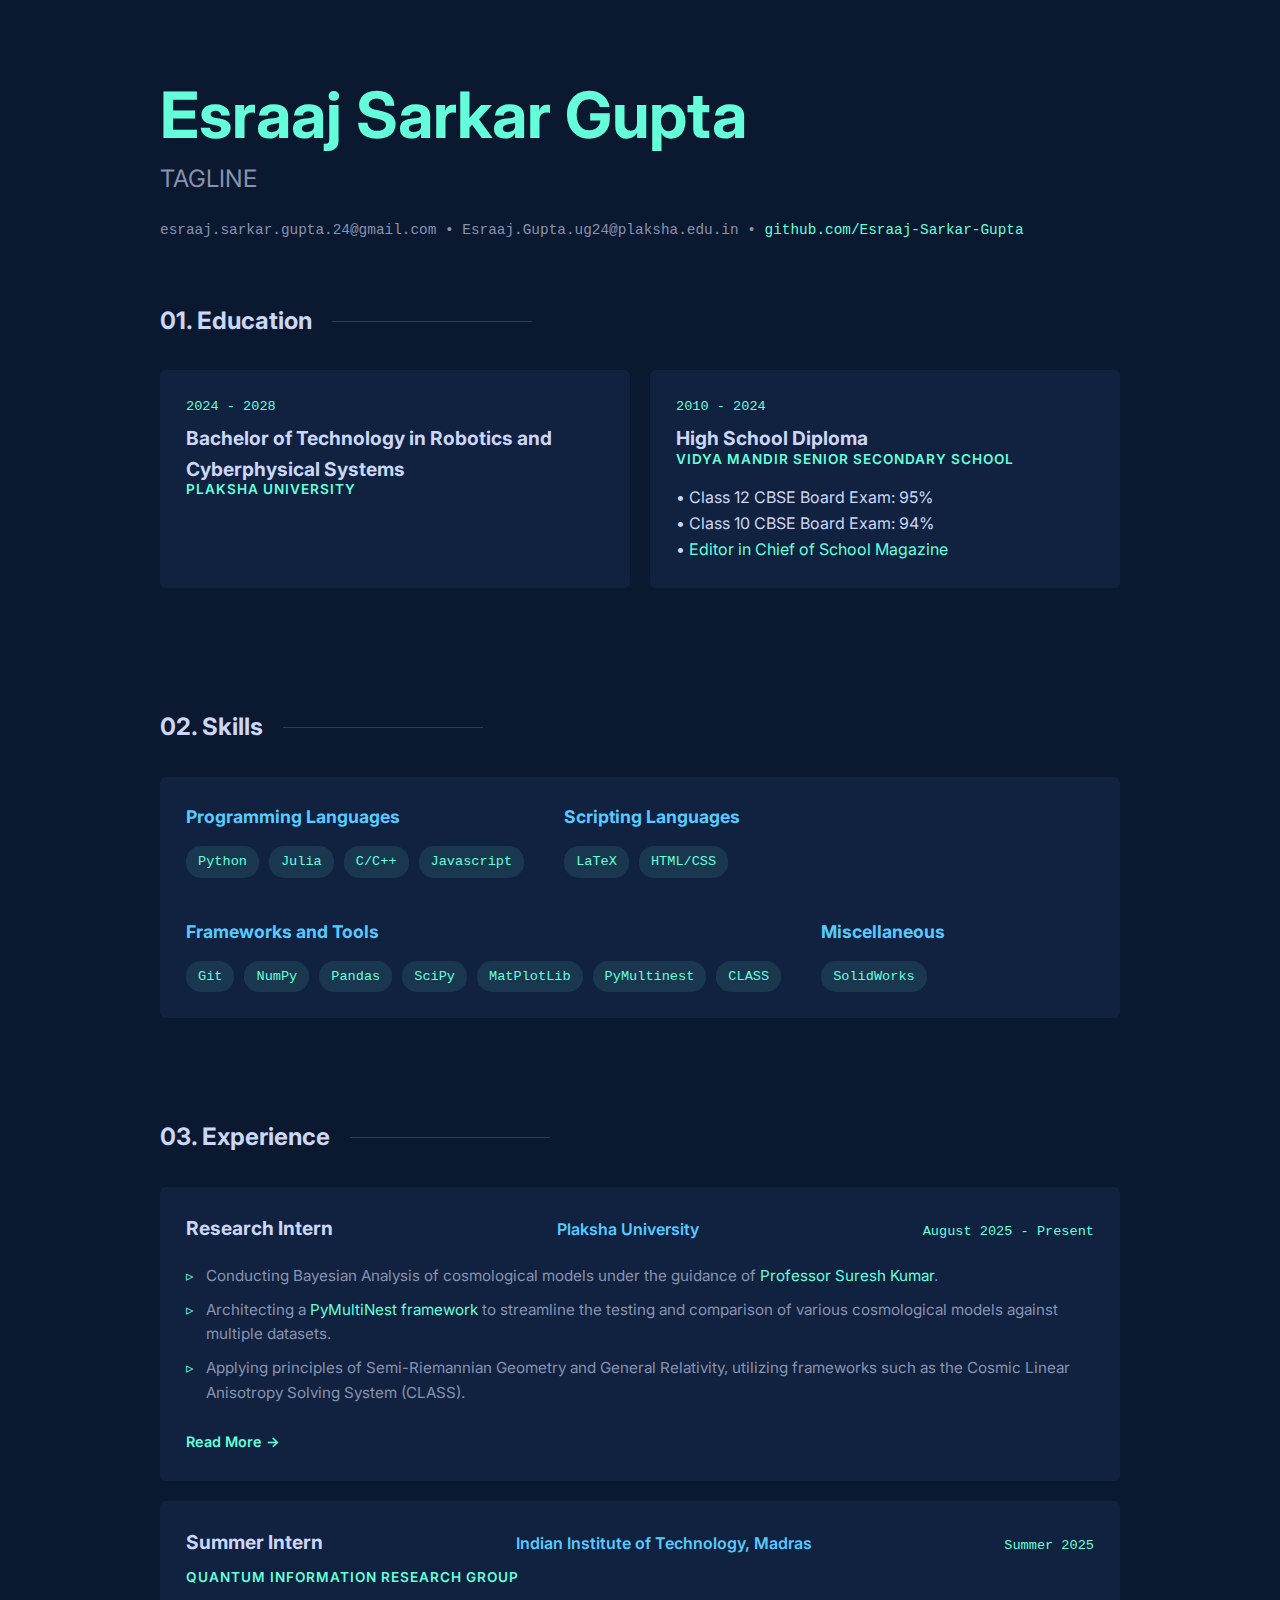
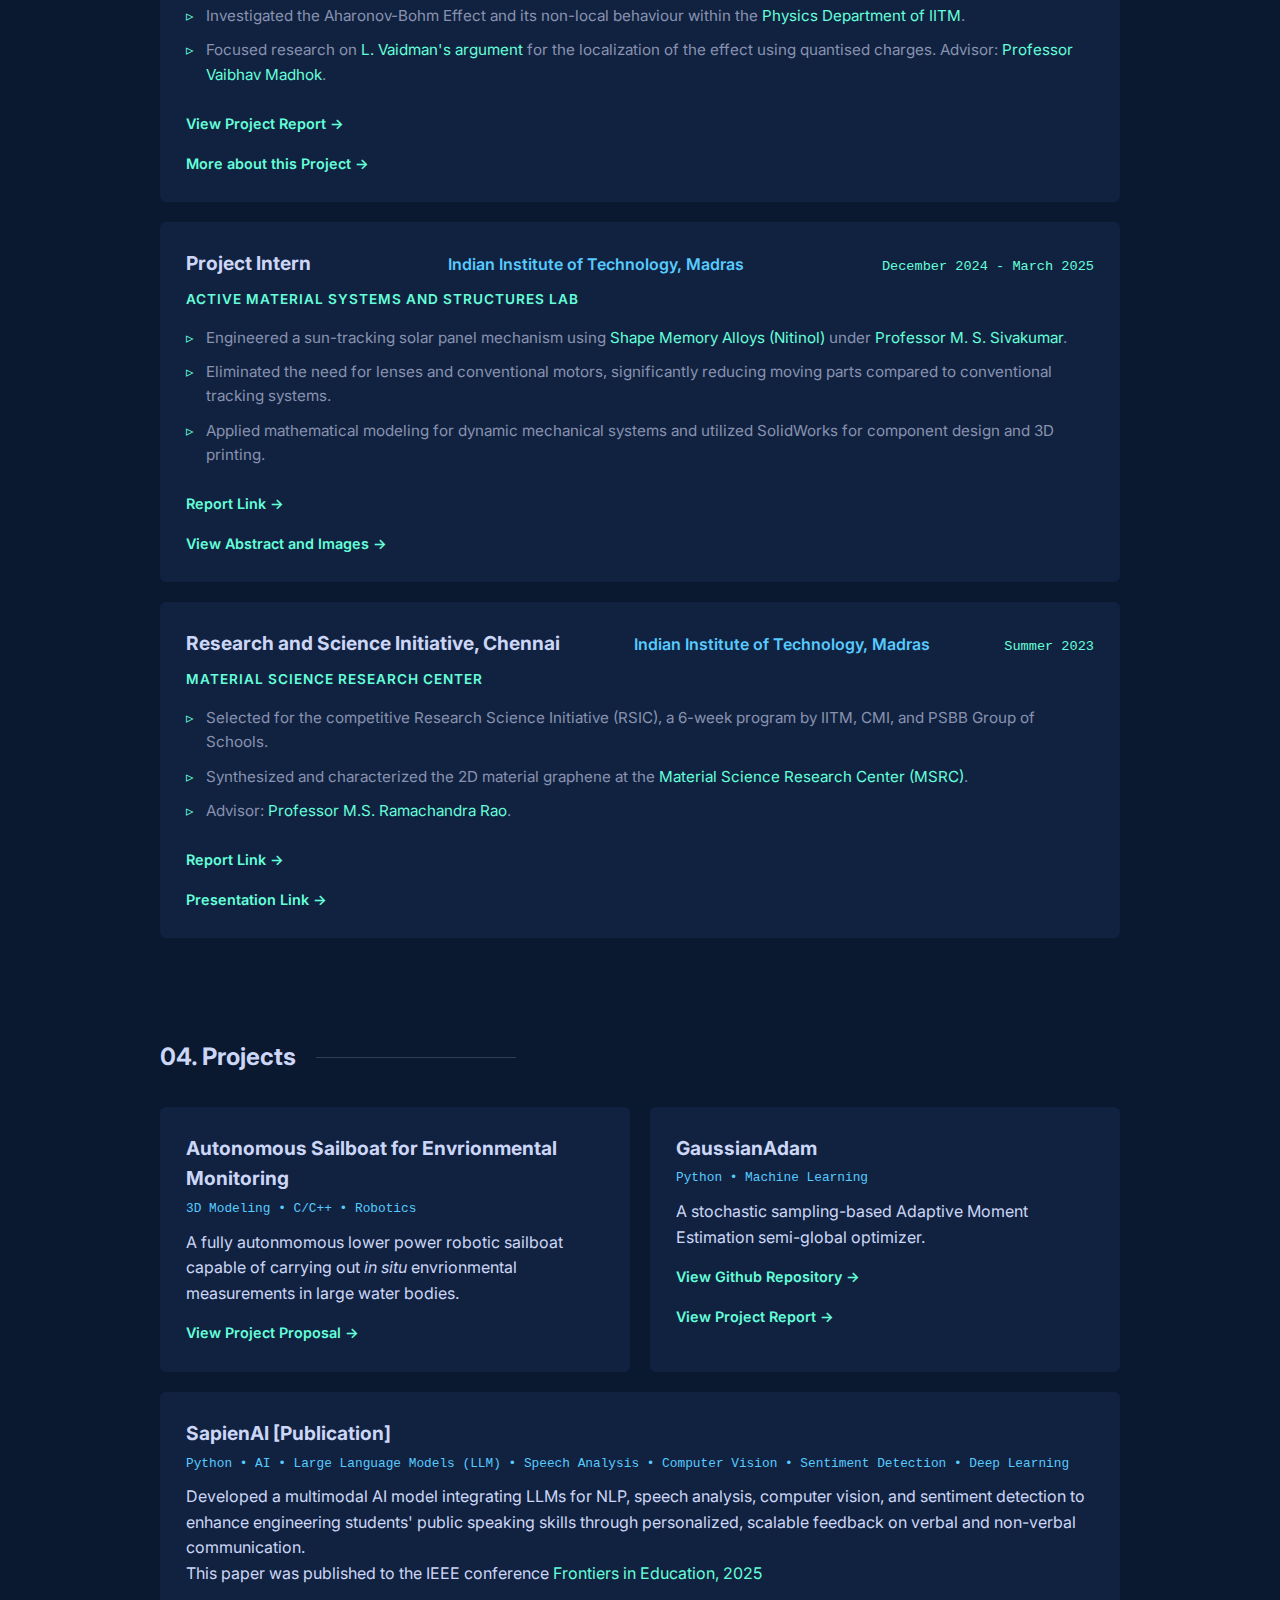
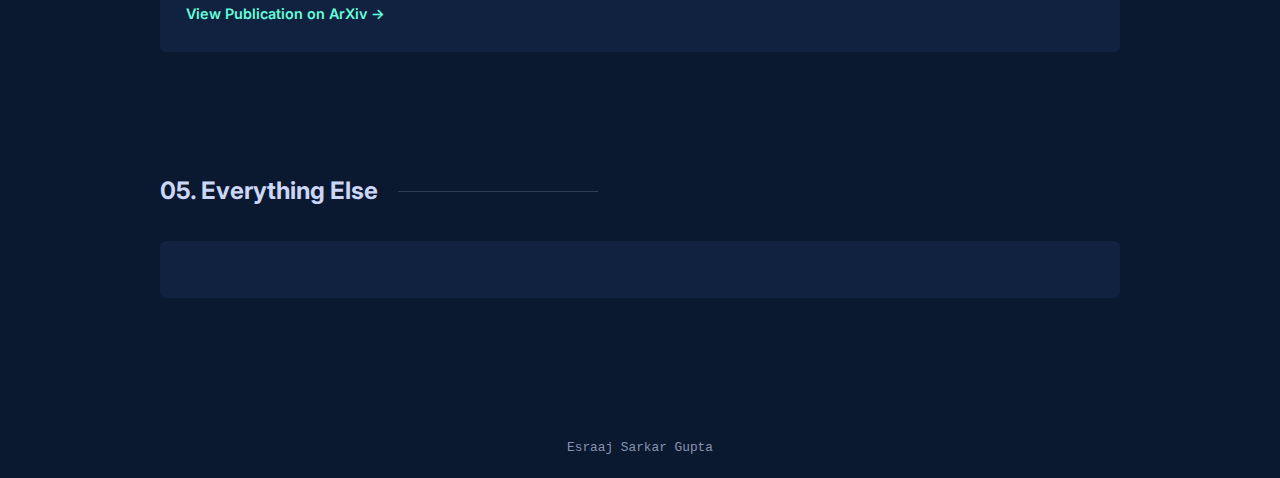
<file: index.html>
<!DOCTYPE html>
<html lang="en">
<head>
    <meta charset="UTF-8">
    <meta name="viewport" content="width=device-width, initial-scale=1.0">
    <title>Resume | Esraaj Sarkar Gupta</title>
    <link rel="stylesheet" href="style.css">
    <link href="https://fonts.googleapis.com/css2?family=Inter:wght@300;400;600;700&display=swap" rel="stylesheet">
</head>
<body>

    <header class="main-header">
        <div class="container">
            <h1>Esraaj Sarkar Gupta</h1>
            <p class="tagline">TAGLINE</p>
            <div class="contact-info">
                <span>esraaj.sarkar.gupta.24@gmail.com</span> • 
                <span>Esraaj.Gupta.ug24@plaksha.edu.in</span> • 
                <span><a href="https://github.com/Esraaj-Sarkar-Gupta">github.com/Esraaj-Sarkar-Gupta</a></span>
            </div>
        </div>
    </header>

    <main class="container">

        <section id="education" class="large-section">
            <h2 class="section-title">01. Education</h2>
            
            <div class="card-grid">
                <div class="card item-div">
                    <span class="date">2024 - 2028</span>
                    <h3>Bachelor of Technology in Robotics and Cyberphysical Systems</h3>
                    <h4>Plaksha University</h4>
                    <p></p>
                </div>
                
                <div class="card item-div">
                    <span class="date">2010 - 2024</span>
                    <h3>High School Diploma</h3>
                    <h4>Vidya Mandir Senior Secondary School</h4>
                    <p>• Class 12 CBSE Board Exam: 95%</p>
                    <p>• Class 10 CBSE Board Exam: 94%</p>
                    <p>• <a href="https://www.vidya-mandir.edu.in/darpan/">Editor in Chief of School Magazine</a></p>
                </div>
            </div>
        </section>

        <section id="skills" class="large-section">
            <h2 class="section-title">02. Skills</h2>
            
            <div class="item-div skills-container">
                <div class="skill-category">
                    <h3>Programming Languages</h3>
                    <div class="tags">
                        <span>Python</span>
                        <span>Julia</span>
                        <span>C/C++</span>
                        <span>Javascript</span>
                    </div>
                </div>
                
                <div class="skill-category">
                    <h3>Scripting Languages</h3>
                    <div class="tags">
                        <span>LaTeX</span>
                        <span>HTML/CSS</span>
                    </div>
                </div>

                <div class="skill-category">
                    <h3>Frameworks and Tools</h3>
                    <div class="tags">
                        <span>Git</span>
                        <span>NumPy</span>
                        <span>Pandas</span>
                        <span>SciPy</span>
                        <span>MatPlotLib</span>
                        <span>PyMultinest</span>
                        <span><a href="https://class-code.net/">CLASS</a></span>
                    </div>
                </div>
                <div class="skill-category">
                    <h3>Miscellaneous</h3>
                    <div class="tags">
                        <span>SolidWorks</span>
                    </div>
                </div>
            </div>
        </section>

        <section id="experience" class="large-section">
            <h2 class="section-title">03. Experience</h2>

            <div class="card item-div">
                <div class="card-header">
                    <h3>Research Intern</h3>
                    <span class="company">Plaksha University</span>
                    <span class="date">August 2025 - Present</span>
                </div>
                <ul class="job-details">
                    <li>Conducting Bayesian Analysis of cosmological models under the guidance of <a href="https://sites.google.com/site/sureshkumaryd/home" target="_blank">Professor Suresh Kumar</a>.</li>
                    <li>Architecting a <a href="https://github.com/Esraaj-Sarkar-Gupta/cosmological_model-multinesting" target="_blank">PyMultiNest framework</a> to streamline the testing and comparison of various cosmological models against multiple datasets.</li>
                    <li>Applying principles of Semi-Riemannian Geometry and General Relativity, utilizing frameworks such as the Cosmic Linear Anisotropy Solving System (CLASS).</li>
                    <a href="cosmology.html" class="project-link">Read More &rarr;</a>
                </ul>
            </div>

            <div class="card item-div">
                <div class="card-header">
                    <h3>Summer Intern</h3>
                    <span class="company">Indian Institute of Technology, Madras</span>
                    <span class="date">Summer 2025</span>
                </div>
                <h4>Quantum Information Research Group</h4>
                <ul class="job-details">
                    <li>Investigated the Aharonov-Bohm Effect and its non-local behaviour within the <a href="https://physics.iitm.ac.in/" target="_blank">Physics Department of IITM</a>.</li>
                    <li>Focused research on <a href="https://arxiv.org/abs/1110.6169" target="_blank">L. Vaidman's argument</a> for the localization of the effect using quantised charges. Advisor: <a href="https://physics.iitm.ac.in/people/facultyinfo/vaibhavmadhok.html" target="_blank">Professor Vaibhav Madhok</a>.</li>
                    <a href="assets/pdfs/Aharonov_Bohm_Effect_Report.pdf" class="project-link" target="_blank" rel="noopener noreferrer">View Project Report &rarr;</a><br>
                    <a href="Aharonov_Bohm_Effect_Project.html" class="project-link">More about this Project &rarr;</a>
                </ul>
            </div>

            <div class="card item-div">
                <div class="card-header">
                    <h3>Project Intern</h3>
                    <span class="company">Indian Institute of Technology, Madras</span>
                    <span class="date">December 2024 - March 2025</span>
                </div>
                <h4>Active Material Systems and Structures Lab</h4>
                <ul class="job-details">
                    <li>Engineered a sun-tracking solar panel mechanism using <a href="https://en.wikipedia.org/wiki/Shape-memory_alloy">Shape Memory Alloys (Nitinol)</a> under <a href="https://home.iitm.ac.in/mssiva/" target="_blank">Professor M. S. Sivakumar</a>.</li>
                    <li>Eliminated the need for lenses and conventional motors, significantly reducing moving parts compared to conventional tracking systems.</li>
                    <li>Applied mathematical modeling for dynamic mechanical systems and utilized SolidWorks for component design and 3D printing.</li>
                    <a href="#" class="project-link" target="_blank">Report Link &rarr;</a><br>
                    <a href="#" class="project-link">View Abstract and Images &rarr;</a>
                </ul>
            </div>

            <div class="card item-div">
                <div class="card-header">
                    <h3>Research and Science Initiative, Chennai</h3>
                    <span class="company">Indian Institute of Technology, Madras</span>
                    <span class="date">Summer 2023</span>
                </div>
                <h4>Material Science Research Center</h4>
                <ul class="job-details">
                    <li>Selected for the competitive Research Science Initiative (RSIC), a 6-week program by IITM, CMI, and PSBB Group of Schools.</li>
                    <li>Synthesized and characterized the 2D material graphene at the <a href="https://physics.iitm.ac.in/~msrrao" target="_blank">Material Science Research Center (MSRC)</a>.</li>
                    <li>Advisor: <a href="https://en.wikipedia.org/wiki/M._S._Ramachandra_Rao" target="_blank">Professor M.S. Ramachandra Rao</a>.</li>
                    <a href="assets/pdfs/2D_Materials_Report.pdf" class="project-link" target="_blank">Report Link &rarr;</a><br>
                    <a href="https://www.youtube.com/watch?v=PNF8CRRgv2g" class="project-link" target="_blank">Presentation Link &rarr;</a>
                </ul>
            </div>
        </section>

        <section id="projects" class="large-section">
            <h2 class="section-title">04. Projects</h2>
            
            <div class="card-grid">
                <div class="card item-div project-card">
                    <h3>Autonomous Sailboat for Envrionmental Monitoring</h3>
                    <p class="tech-stack">3D Modeling • C/C++ • Robotics</p>
                    <p>A fully autonmomous lower power robotic sailboat capable of carrying out <i>in situ</i> envrionmental measurements in large water bodies.</p>
                    <a href="assets/pdfs/ARSEM_Proposal.pdf" class="project-link" target="_blank"> View Project Proposal &rarr;</a>
                </div>

                <div class="card item-div project-card">
                    <h3>GaussianAdam</h3>
                    <p class="tech-stack">Python • Machine Learning</p>
                    <p>A stochastic sampling-based Adaptive Moment Estimation semi-global optimizer.</p>
                    <a href="https://github.com/Esraaj-Sarkar-Gupta/GaussianAdam" class="project-link" target="_blank">View Github Repository &rarr;</a><br>
                    <a href="assets/pdfs/GaussianAdam_Report.pdf" class="project-link" target="_blank">View Project Report &rarr;</a>
                </div>
            </div>
            <div class="card-grid">
                <div class="card item-div project-card">
                    <h3>SapienAI [Publication]</h3>
                    <p class="tech-stack">Python • AI • Large Language Models (LLM) • Speech Analysis • Computer Vision • Sentiment Detection • Deep Learning</p>
                    <p>Developed a multimodal AI model integrating LLMs for NLP, speech analysis, computer vision, and sentiment detection to enhance engineering students' public speaking skills through personalized, scalable feedback on verbal and non-verbal communication.</p>
                    <p>This paper was published to the IEEE conference <a href="ieee-edusociety.org/event/conference/ieee-frontiers-education-conference-2025" target="_blank">Frontiers in Education, 2025</a> </p>
                    <a href="https://arxiv.org/abs/2511.04995" class="project-link" target="_blank">View Publication on ArXiv &rarr;</a>
                </div>
            </div>
        </section>

        <section id="everything-else" class="large-section">
            <h2 class="section-title">05. Everything Else</h2>
            
            <div class="card-grid">
                <div class="card item-div">
                    <h3></h3>
                    <p></p>
                </div>
            </div>
        </section>

    </main>

    <footer>
        <p>Esraaj Sarkar Gupta</p>
    </footer>

</body>
</html>
</file>
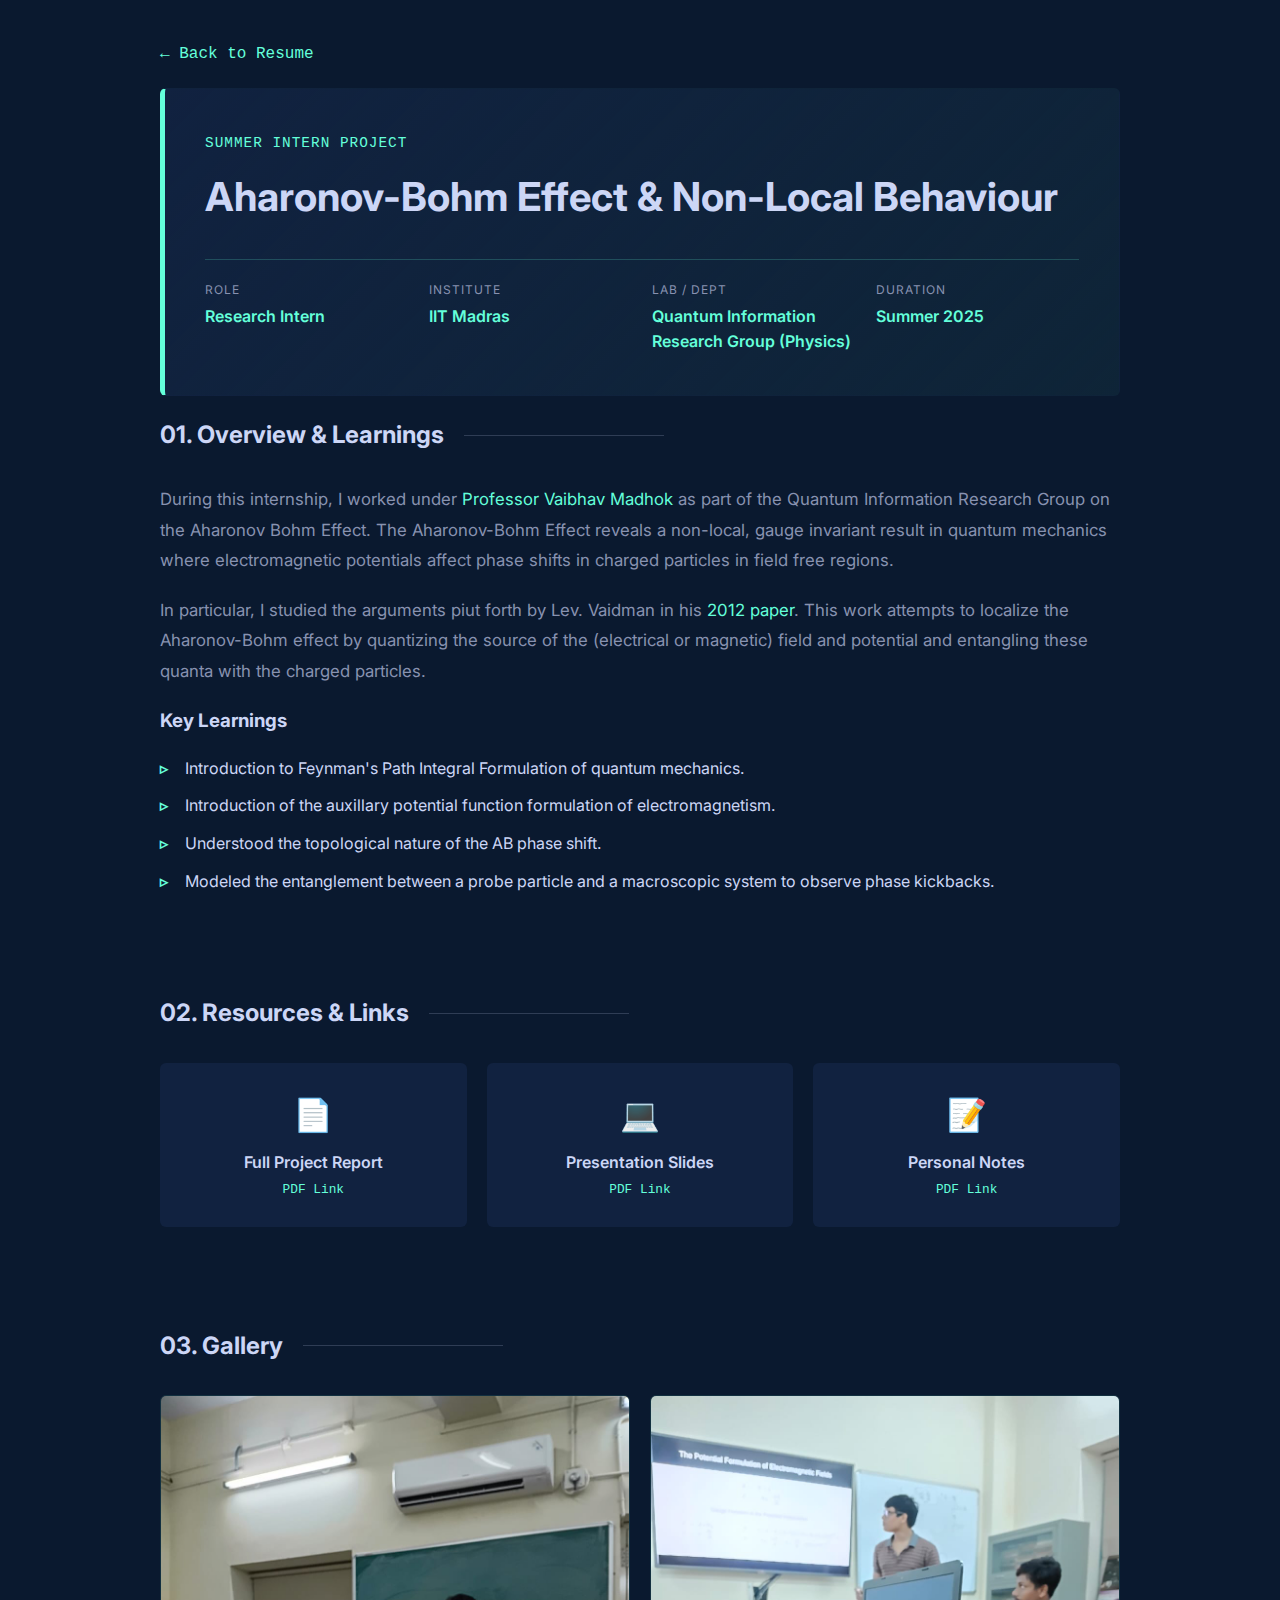
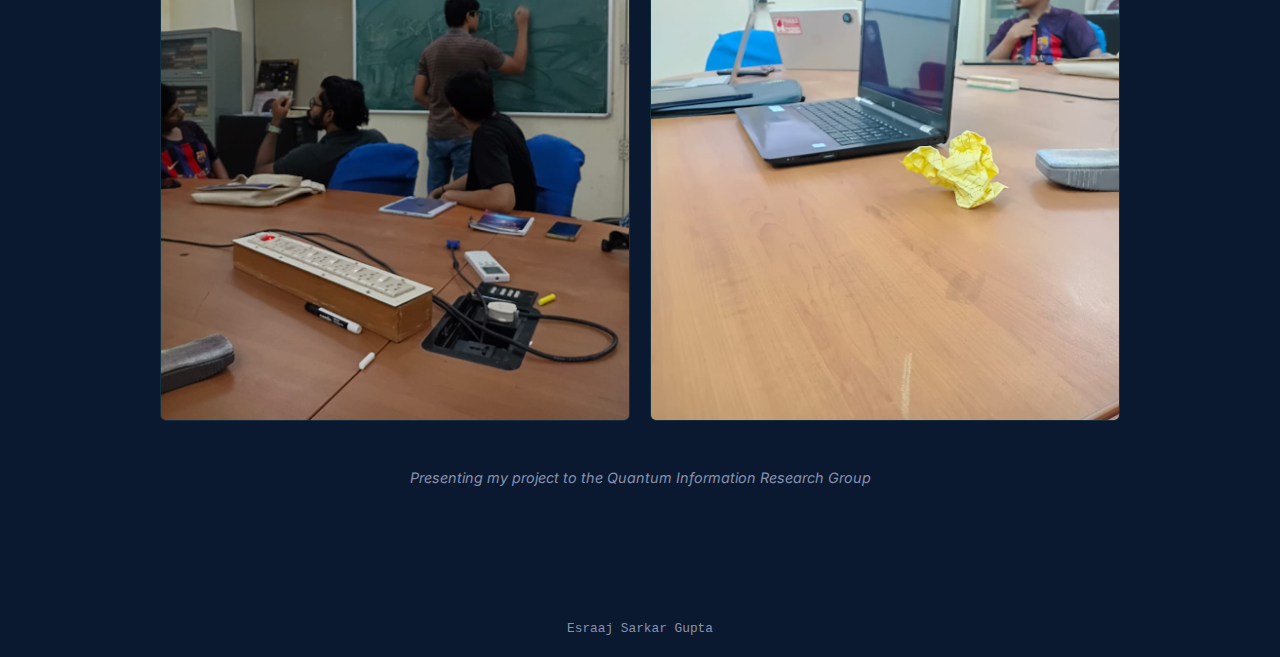
<file: Aharonov_Bohm_Effect_Project.html>
<!DOCTYPE html>
<html lang="en">
<head>
    <meta charset="UTF-8">
    <meta name="viewport" content="width=device-width, initial-scale=1.0">
    <title>Aharonov-Bohm Effect | Esraaj Sarkar Gupta</title>
    <link rel="stylesheet" href="style.css">
    <link href="https://fonts.googleapis.com/css2?family=Inter:wght@300;400;600;700&display=swap" rel="stylesheet">
</head>
<body>

    <nav class="project-nav">
        <div class="container">
            <a href="index.html" class="back-link">&larr; Back to Resume</a>
        </div>
    </nav>

    <main class="container">

        <header class="project-header item-div">
            <div class="header-content">
                <span class="project-type">Summer Intern Project</span>
                <h1>Aharonov-Bohm Effect & Non-Local Behaviour</h1>
                
                <div class="meta-grid">
                    <div class="meta-item">
                        <span class="label">Role</span>
                        <span class="value">Research Intern</span>
                    </div>
                    <div class="meta-item">
                        <span class="label">Institute</span>
                        <span class="value">IIT Madras</span>
                    </div>
                    <div class="meta-item">
                        <span class="label">Lab / Dept</span>
                        <span class="value">Quantum Information Research Group (Physics)</span>
                    </div>
                    <div class="meta-item">
                        <span class="label">Duration</span>
                        <span class="value">Summer 2025</span>
                    </div>
                </div>
            </div>
        </header>

        <section class="large-section">
            <h2 class="section-title">01. Overview & Learnings</h2>
            
            <div class="content-block">
                <p>
                    During this internship, I worked under <a href="https://physics.iitm.ac.in/people/facultyinfo/vaibhavmadhok.html">Professor Vaibhav Madhok</a> as part of the Quantum Information Research Group on the Aharonov Bohm Effect. The Aharonov-Bohm Effect reveals a non-local, gauge invariant result in quantum mechanics where electromagnetic potentials affect phase shifts in charged particles in field free regions.
                </p>

                <p>
                    In particular, I studied the arguments piut forth by Lev. Vaidman in his <a href="https://arxiv.org/abs/1110.6169">2012 paper</a>. This work attempts to localize the Aharonov-Bohm effect by quantizing the source of the (electrical or magnetic) field and potential and entangling these quanta with the charged particles.
                </p>

                <!--<div class="personal-comment">
                    <strong>Side Note:</strong> None;
                </div>-->

                <h3>Key Learnings</h3>
                <ul class="styled-list">
                    <li>Introduction to Feynman's Path Integral Formulation of quantum mechanics.</li>
                    <li>Introduction of the auxillary potential function formulation of electromagnetism.</li>
                    <li>Understood the topological nature of the AB phase shift.</li>
                    <li>Modeled the entanglement between a probe particle and a macroscopic system to observe phase kickbacks.</li> <!-- Yes I really did manage to do this by myself :D -->

                </ul>
            </div>
        </section>

        <section class="large-section">
            <h2 class="section-title">02. Resources & Links</h2>
            <div class="resource-grid">
                <a href="assets/pdfs/Aharonov_Bohm_Effect_Report.pdf" target="_blank" class="resource-card">
                    <span class="res-icon">📄</span>
                    <span class="res-title">Full Project Report</span>
                    <span class="res-desc">PDF Link</span>
                </a>
                <a href="assets/slides/Aharonov_Bohm_Effect_Slides.pdf" target="_blank" class="resource-card">
                    <span class="res-icon">💻</span>
                    <span class="res-title">Presentation Slides</span>
                    <span class="res-desc">PDF Link</span>
                </a>
                <a href="assets/notes/Aharonov_Bohm_Effect_Notes.pdf" target="_blank" class="resource-card">
                    <span class="res-icon">📝</span>
                    <span class="res-title">Personal Notes</span>
                    <span class="res-desc">PDF Link</span>
                </a>
            </div>
        </section>

        <section class="large-section">
            <h2 class="section-title">03. Gallery</h2>
            <div class="image-collage">
                <div class="img-wrapper">
                    <img src="assets/images/QIRG_presentation_1.jpeg" alt="How strange it is to be anything at all.">
                </div>
                <div class="img-wrapper">
                    <img src="assets/images/QIRG_presentation_2.jpeg" alt="Where is my picture :(">
                </div>
                <span class="caption">Presenting my project to the Quantum Information Research Group</span>
            </div>
        </section>

    </main>

    <footer>
        <p>Esraaj Sarkar Gupta</p>
    </footer>

</body>
</html>
</file>
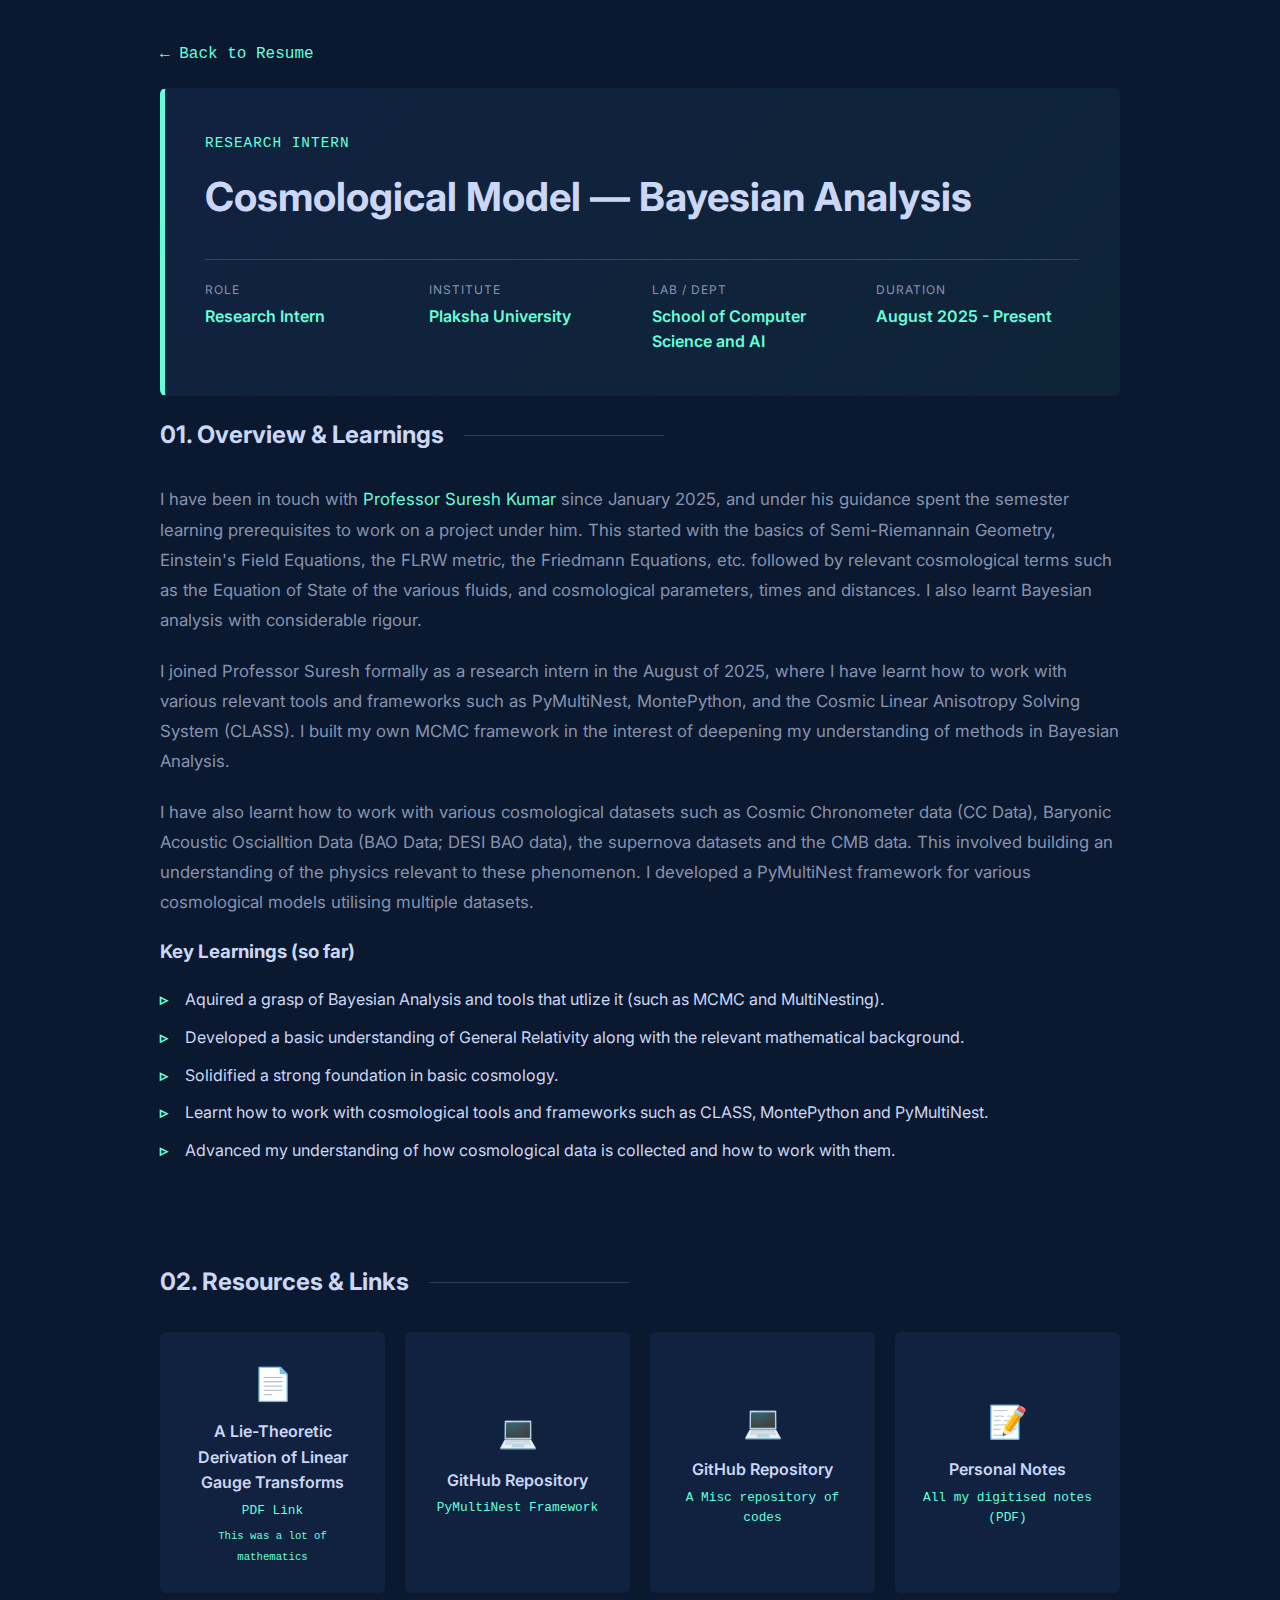
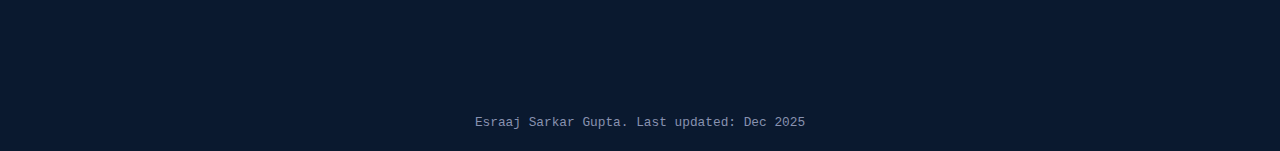
<file: cosmology.html>
<!DOCTYPE html>
<html lang="en">
<head>
    <meta charset="UTF-8">
    <meta name="viewport" content="width=device-width, initial-scale=1.0">
    <title>Cosmology | Esraaj Sarkar Gupta</title>
    <link rel="stylesheet" href="style.css">
    <link href="https://fonts.googleapis.com/css2?family=Inter:wght@300;400;600;700&display=swap" rel="stylesheet">
</head>
<body>

    <nav class="project-nav">
        <div class="container">
            <a href="index.html" class="back-link">&larr; Back to Resume</a>
        </div>
    </nav>

    <main class="container">

        <header class="project-header item-div">
            <div class="header-content">
                <span class="project-type">Research Intern</span>
                <h1>Cosmological Model &mdash; Bayesian Analysis</h1>
                
                <div class="meta-grid">
                    <div class="meta-item">
                        <span class="label">Role</span>
                        <span class="value">Research Intern</span>
                    </div>
                    <div class="meta-item">
                        <span class="label">Institute</span>
                        <span class="value">Plaksha University</span>
                    </div>
                    <div class="meta-item">
                        <span class="label">Lab / Dept</span>
                        <span class="value">School of Computer Science and AI</span>
                    </div>
                    <div class="meta-item">
                        <span class="label">Duration</span>
                        <span class="value">August 2025 - Present</span>
                    </div>
                </div>
            </div>
        </header>

        <section class="large-section">
            <h2 class="section-title">01. Overview & Learnings</h2>
            
            <div class="content-block">
                <p>
                    I have been in touch with <a href="#">Professor Suresh Kumar</a> since January 2025, and under his guidance spent the semester learning prerequisites to work on a project under him. This started with the basics of Semi-Riemannain Geometry, Einstein's Field Equations, the FLRW metric, the Friedmann Equations, etc. followed by relevant cosmological terms such as the Equation of State of the various fluids, and cosmological parameters, times and distances. I also learnt Bayesian analysis with considerable rigour.
                </p>

                <p>
                    I joined Professor Suresh formally as a research intern in the August of 2025, where I have learnt how to work with various relevant tools and frameworks such as PyMultiNest, MontePython, and the Cosmic Linear Anisotropy Solving System (CLASS). I built my own MCMC framework in the interest of deepening my understanding of methods in Bayesian Analysis.
                </p>

                <p>
                    I have also learnt how to work with various cosmological datasets such as Cosmic Chronometer data (CC Data), Baryonic Acoustic Oscialltion Data (BAO Data; DESI BAO data), the supernova datasets and the CMB data. This involved building an understanding of the physics relevant to these phenomenon. I developed a PyMultiNest framework for various cosmological models utilising multiple datasets.
                </p>

                <!--<div class="personal-comment">
                    <strong>Side Note:</strong> None;
                </div>-->

                <h3>Key Learnings (so far)</h3>
                <ul class="styled-list">
                    <li>Aquired a grasp of Bayesian Analysis and tools that utlize it (such as MCMC and MultiNesting).</li>
                    <li>Developed a basic understanding of General Relativity along with the relevant mathematical background.</li>
                    <li>Solidified a strong foundation in basic cosmology.</li>
                    <li>Learnt how to work with cosmological tools and frameworks such as CLASS, MontePython and PyMultiNest.</li>
                    <li>Advanced my understanding of how cosmological data is collected and how to work with them.</li>
                </ul>
            </div>
        </section>

        <section class="large-section">
            <h2 class="section-title">02. Resources & Links</h2>
            <div class="resource-grid">
                <a href="assets/pdfs/Derivation_Linear_Gauge_Transformations.pdf" class="resource-card" target="_blank">
                    <span class="res-icon">📄</span>
                    <span class="res-title">A Lie-Theoretic Derivation of Linear Gauge Transforms</span>
                    <span class="res-desc">PDF Link</span>
                    <span class="res-desc"><small>This was a lot of mathematics</small></span>
                </a>
                <a href="https://github.com/Esraaj-Sarkar-Gupta/cosmological_model-multinesting" class="resource-card" target="_blank">
                    <span class="res-icon">💻</span>
                    <span class="res-title">GitHub Repository</span>
                    <span class="res-desc">PyMultiNest Framework</span>
                </a>
                <a href="https://github.com/Esraaj-Sarkar-Gupta/Cosmology" class="resource-card" target="_blank">
                    <span class="res-icon">💻</span>
                    <span class="res-title">GitHub Repository</span>
                    <span class="res-desc">A Misc repository of codes</span>
                </a>
                <a href="assets/notes/cosmology_notes.pdf" class="resource-card" target="_blank">
                    <span class="res-icon">📝</span>
                    <span class="res-title">Personal Notes</span>
                    <span class="res-desc">All my digitised notes (PDF)</span>
                </a>
            </div>
        </section>



    </main>

    <footer>
        <p>Esraaj Sarkar Gupta. Last updated: Dec 2025</p>
    </footer>

</body>
</html>
</file>
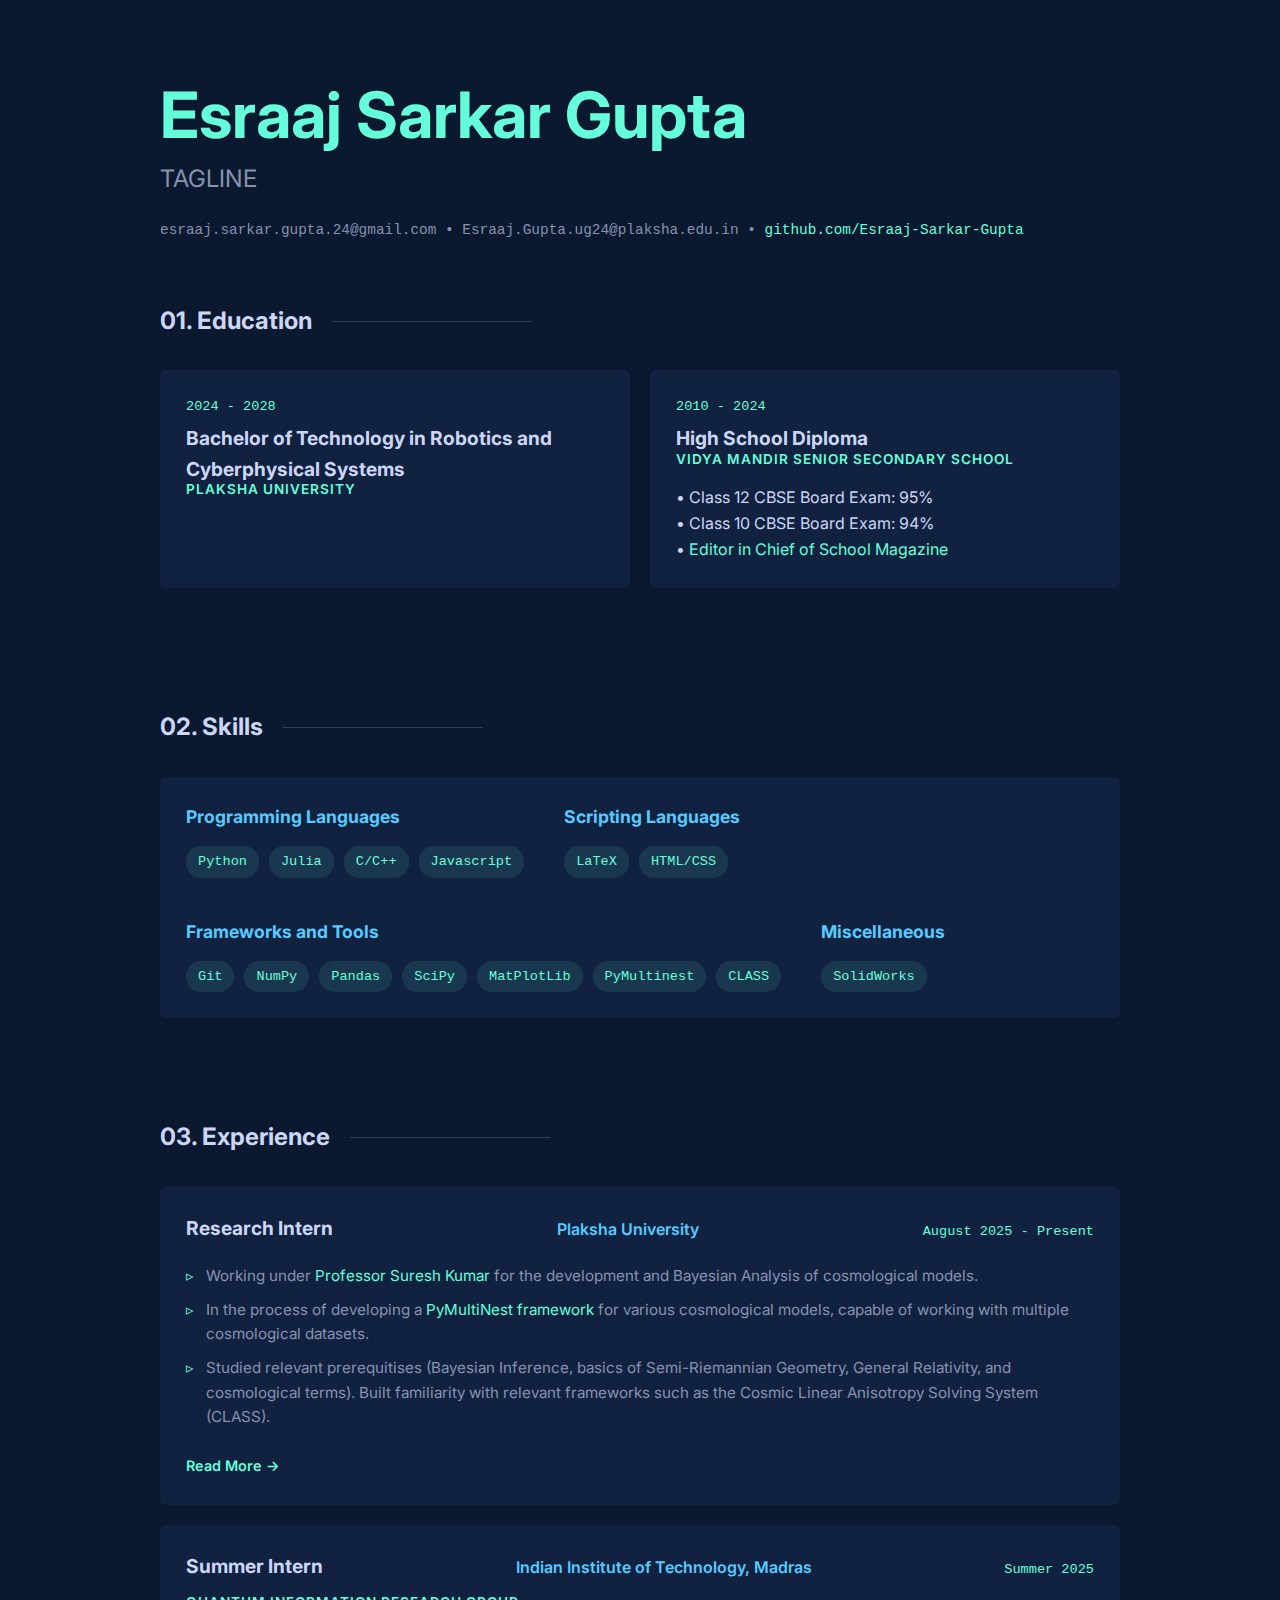
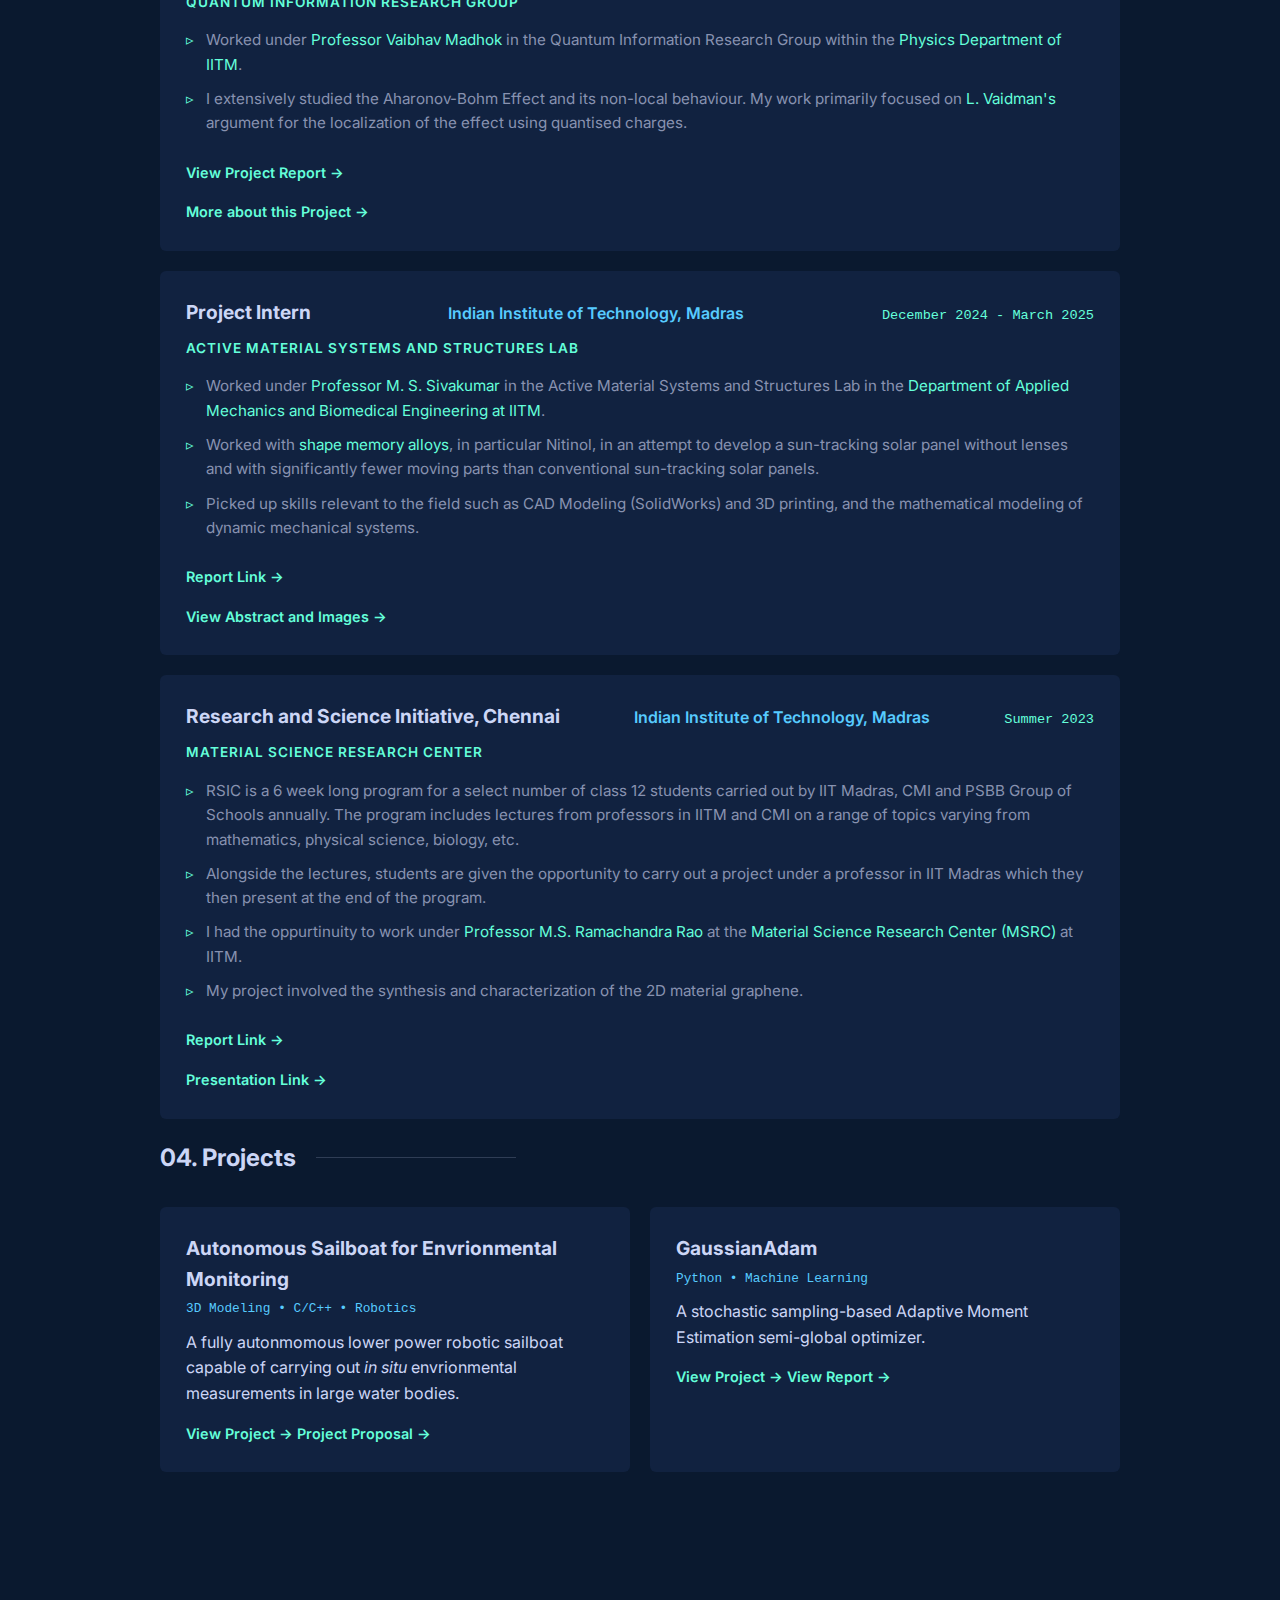
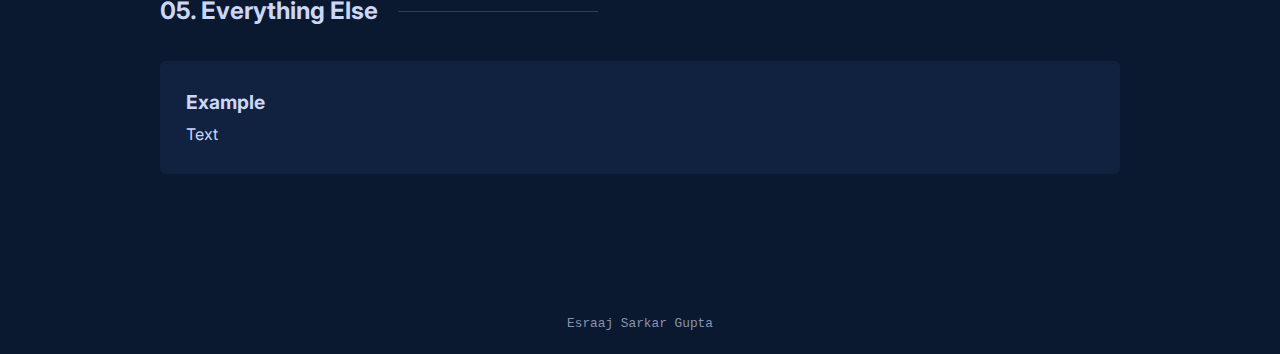
<file: resume.html>
<!DOCTYPE html>
<html lang="en">
<head>
    <meta charset="UTF-8">
    <meta name="viewport" content="width=device-width, initial-scale=1.0">
    <title>Resume | Esraaj Sarkar Gupta</title>
    <link rel="stylesheet" href="style.css">
    <link href="https://fonts.googleapis.com/css2?family=Inter:wght@300;400;600;700&display=swap" rel="stylesheet">
</head>
<body>

    <header class="main-header">
        <div class="container">
            <h1>Esraaj Sarkar Gupta</h1>
            <p class="tagline">TAGLINE</p>
            <div class="contact-info">
                <span>esraaj.sarkar.gupta.24@gmail.com</span> • 
                <span>Esraaj.Gupta.ug24@plaksha.edu.in</span> • 
                <span><a href="https://github.com/Esraaj-Sarkar-Gupta">github.com/Esraaj-Sarkar-Gupta</a></span>
            </div>
        </div>
    </header>

    <main class="container">

        <section id="education" class="large-section">
            <h2 class="section-title">01. Education</h2>
            
            <div class="card-grid">
                <div class="card item-div">
                    <span class="date">2024 - 2028</span>
                    <h3>Bachelor of Technology in Robotics and Cyberphysical Systems</h3>
                    <h4>Plaksha University</h4>
                    <p></p>
                </div>
                
                <div class="card item-div">
                    <span class="date">2010 - 2024</span>
                    <h3>High School Diploma</h3>
                    <h4>Vidya Mandir Senior Secondary School</h4>
                    <p>• Class 12 CBSE Board Exam: 95%</p>
                    <p>• Class 10 CBSE Board Exam: 94%</p>
                    <p>• <a href="https://www.vidya-mandir.edu.in/darpan/">Editor in Chief of School Magazine</a></p>
                </div>
            </div>
        </section>

        <section id="skills" class="large-section">
            <h2 class="section-title">02. Skills</h2>
            
            <div class="item-div skills-container">
                <div class="skill-category">
                    <h3>Programming Languages</h3>
                    <div class="tags">
                        <span>Python</span>
                        <span>Julia</span>
                        <span>C/C++</span>
                        <span>Javascript</span>
                    </div>
                </div>
                
                <div class="skill-category">
                    <h3>Scripting Languages</h3>
                    <div class="tags">
                        <span>LaTeX</span>
                        <span>HTML/CSS</span>
                    </div>
                </div>

                <div class="skill-category">
                    <h3>Frameworks and Tools</h3>
                    <div class="tags">
                        <span>Git</span>
                        <span>NumPy</span>
                        <span>Pandas</span>
                        <span>SciPy</span>
                        <span>MatPlotLib</span>
                        <span>PyMultinest</span>
                        <span><a href="https://class-code.net/">CLASS</a></span>
                    </div>
                </div>
                <div class="skill-category">
                    <h3>Miscellaneous</h3>
                    <div class="tags">
                        <span>SolidWorks</span>
                    </div>
                </div>
            </div>
        </section>

        <section id="experience" class="large-section">
            <h2 class="section-title">03. Experience</h2>

            <!-- TEMPLATE
            <div class="card item-div">
                <div class="card-header">
                    <h3>Role</h3>
                    <span class="company">Institute</span>
                    <span class="date">DurationDate</span>
                </div>
                <h4>Entity</h4>
                <ul class="job-details">
                    <li>Pointer 0</li>
                    <li>Pointer 1</li>
                    <li>Pointer 2</li>

                    <a href="#" class="project-link">Report Link &rarr;</a><br>
                    <a href="#" class="project-link">Others Link &rarr;</a>
                </ul>
            </div> -->

            <!-- Cosmology -->
            <div class="card item-div">
                <div class="card-header">
                    <h3>Research Intern</h3>
                    <span class="company">Plaksha University</span>
                    <span class="date">August 2025 - Present</span>
                </div>
                <ul class="job-details">
                    <li>Working under <a href="https://sites.google.com/site/sureshkumaryd/home" target="_blank">Professor Suresh Kumar</a> for the development and Bayesian Analysis of cosmological models.</li>
                    <li>In the process of developing a <a href="https://github.com/Esraaj-Sarkar-Gupta/cosmological_model-multinesting" target="_blank">PyMultiNest framework</a> for various cosmological models, capable of working with multiple cosmological datasets.</li>
                    <li>Studied relevant prerequitises (Bayesian Inference, basics of Semi-Riemannian Geometry, General Relativity, and cosmological terms). Built familiarity with relevant frameworks such as the Cosmic Linear Anisotropy Solving System (CLASS).</li>

                    <a href="#" class="project-link">Read More &rarr;</a>
                </ul>
            </div>

            <!-- Aharonov Bohm Effect -->
            <div class="card item-div">
                <div class="card-header">
                    <h3>Summer Intern</h3>
                    <span class="company">Indian Institute of Technology, Madras</span>
                    <span class="date">Summer 2025</span>
                </div>
                <h4>Quantum Information Research Group</h4>
                <ul class="job-details">
                    <li>Worked under <a href="https://physics.iitm.ac.in/people/facultyinfo/vaibhavmadhok.html" target="_blank">Professor Vaibhav Madhok</a> in the Quantum Information Research Group within the <a href="https://physics.iitm.ac.in/" target="_blank">Physics Department of IITM</a>.</li>
                    <li>I extensively studied the Aharonov-Bohm Effect and its non-local behaviour. My work primarily focused on <a href="https://arxiv.org/abs/1110.6169" target="https://home.iitm.ac.in/mssiva/">L. Vaidman's</a> argument for the localization of the effect using quantised charges.</li>
                    <a href="assets/pdfs/Aharonov_Bohm_Effect_Report.pdf" class="project-link" target="_blank" rel="noopener noreferrer">View Project Report &rarr;</a><br>
                    <a href="Aharonov_Bohm_Effect_Project.html" class="project-link">More about this Project &rarr;</a>
                </ul>
            </div>

            <!-- Shape Memory Alloys -->
            <div class="card item-div">
                <div class="card-header">
                    <h3>Project Intern</h3>
                    <span class="company">Indian Institute of Technology, Madras</span>
                    <span class="date">December 2024 - March 2025</span>
                </div>
                <h4>Active Material Systems and Structures Lab</h4>
                <ul class="job-details">
                    <li>Worked under <a href="https://home.iitm.ac.in/mssiva/" target="_blank">Professor M. S. Sivakumar</a> in the Active Material Systems and Structures Lab in the <a href="https://www.iitm.ac.in/academics/departments/department-of-applied-mechanics" target="_blank">Department of Applied Mechanics and Biomedical Engineering at IITM</a>.</li>
                    <li>Worked with <a href="https://en.wikipedia.org/wiki/Shape-memory_alloy">shape memory alloys</a>, in particular Nitinol, in an attempt to develop a sun-tracking solar panel without lenses and with significantly fewer moving parts than conventional sun-tracking solar panels.</li>
                    <li>Picked up skills relevant to the field such as CAD Modeling (SolidWorks) and 3D printing, and the mathematical modeling of dynamic mechanical systems.</li>
                    <a href="#" class="project-link" target="_blank">Report Link &rarr;</a><br>
                    <a href="#" class="project-link">View Abstract and Images &rarr;</a>
                </ul>
            </div>

            <div class="card item-div">
                <div class="card-header">
                    <h3>Research and Science Initiative, Chennai</h3>
                    <span class="company">Indian Institute of Technology, Madras</span>
                    <span class="date">Summer 2023</span>
                </div>
                <h4>Material Science Research Center</h4>
                <ul class="job-details">
                    <li>RSIC is a 6 week long program for a select number of class 12 students carried out by IIT Madras, CMI and PSBB Group of Schools annually. The program includes lectures from professors in IITM and CMI on a range of topics varying from mathematics, physical science, biology, etc.</li>
                    <li>Alongside the lectures, students are given the opportunity to carry out a project under a professor in IIT Madras which they then present at the end of the program.</li>
                    <li>I had the oppurtinuity to work under <a href="https://en.wikipedia.org/wiki/M._S._Ramachandra_Rao" target="_blank">Professor M.S. Ramachandra Rao</a> at the <a href="https://physics.iitm.ac.in/~msrrao" target="_blank">Material Science Research Center (MSRC)</a> at IITM.</li>
                    <li>My project involved the synthesis and characterization of the 2D material graphene.</li>

                    <a href="assets/pdfs/2D_Materials_Report.pdf" class="project-link" target="_blank">Report Link &rarr;</a><br>
                    <a href="https://www.youtube.com/watch?v=PNF8CRRgv2g" class="project-link" target="_blank">Presentation Link &rarr;</a>
                </ul>
            </div>

        <section id="projects" class="large-section">
            <h2 class="section-title">04. Projects</h2>
            
            <div class="card-grid">
                <div class="card item-div project-card">
                    <h3>Autonomous Sailboat for Envrionmental Monitoring</h3>
                    <p class="tech-stack">3D Modeling • C/C++ • Robotics</p>
                    <p>A fully autonmomous lower power robotic sailboat capable of carrying out <i>in situ</i> envrionmental measurements in large water bodies.</p>
                    <a href="#" class="project-link">View Project &rarr;</a>
                    <a href="#" class="project-link">Project Proposal &rarr;</a>
                </div>

                <div class="card item-div project-card">
                    <h3>GaussianAdam</h3>
                    <p class="tech-stack">Python • Machine Learning</p>
                    <p>A stochastic sampling-based Adaptive Moment Estimation semi-global optimizer.</p>
                    <a href="#" class="project-link">View Project &rarr;</a>
                    <a href="#" class="project-link">View Report &rarr;</a>
                </div>
            </div>
        </section>

        <section id="everything-else" class="large-section">
            <h2 class="section-title">05. Everything Else</h2>
            
            <div class="card-grid">
                <div class="card item-div">
                    <h3>Example</h3>
                    <p>Text</p>
                </div>
            </div>
        </section>

    </main>

    <footer>
        <p>Esraaj Sarkar Gupta</p>
    </footer>

</body>
</html>
</file>
<file: style.css>
/* --- CSS VARIABLES (The Theme) --- */
:root {
    /* Backgrounds */
    --bg-dark: #0a192f;        /* Deep Navy */
    --bg-card: #112240;        /* Light Navy */
    --bg-card-hover: #1d335a;  /* Slightly lighter for hover */

    /* Text */
    --text-main: #ccd6f6;      /* Off-white */
    --text-muted: #8892b0;     /* Slate Grey */

    /* Accents */
    --accent-green: #64ffda;   /* Soft Electric Green */
    --accent-blue: #57cbff;    /* Soft Blue */
    
    /* Spacing */
    --border-radius: 6px;
    --transition: all 0.25s cubic-bezier(0.645, 0.045, 0.355, 1);
}

/* --- RESET & BASIC SETUP --- */
* {
    box-sizing: border-box;
    margin: 0;
    padding: 0;
}

body {
    background-color: var(--bg-dark);
    color: var(--text-main);
    font-family: 'Inter', -apple-system, BlinkMacSystemFont, sans-serif;
    line-height: 1.6;
    font-size: 16px;
}

a {
    text-decoration: none;
    color: var(--accent-green);
    transition: var(--transition);
}

a:hover {
    text-decoration: underline;
}

ul {
    list-style: none;
}

/* --- LAYOUT UTILITIES --- */
.container {
    max-width: 1000px;
    margin: 0 auto;
    padding: 0 20px;
}

/* --- HEADER --- */
.main-header {
    padding: 80px 0 60px;
    text-align: left;
}

.main-header h1 {
    font-size: 4rem;
    color: var(--accent-green);
    margin-bottom: 10px;
    line-height: 1.1;
}

.tagline {
    font-size: 1.5rem;
    color: var(--text-muted);
    margin-bottom: 20px;
}

.contact-info {
    color: var(--text-muted);
    font-family: monospace;
    font-size: 0.9rem;
}

/* --- LARGE SECTIONS --- */
.large-section {
    margin-bottom: 100px;
    /* Fade in animation setup could go here */
}

.section-title {
    display: flex;
    align-items: center;
    font-size: 1.5rem;
    color: var(--text-main);
    margin-bottom: 30px;
    white-space: nowrap;
}

.section-title::after {
    content: "";
    display: block;
    width: 200px; /* Length of the line next to title */
    height: 1px;
    background-color: var(--text-muted);
    margin-left: 20px;
    opacity: 0.3;
}

/* --- COMPONENT DIVISIONS (Cards) --- */
.item-div {
    background-color: var(--bg-card);
    padding: 25px;
    border-radius: var(--border-radius);
    transition: var(--transition);
    margin-bottom: 20px;
    border: 1px solid transparent;
}

/* Dynamic Hover Effect */
.item-div:hover {
    transform: translateY(-5px);
    background-color: var(--bg-card-hover);
    border-color: rgba(100, 255, 218, 0.1);
    box-shadow: 0 10px 30px -15px rgba(2, 12, 27, 0.7);
}

/* --- SPECIFIC COMPONENT STYLES --- */

/* Grid for Education/Projects/Everything Else */
.card-grid {
    display: grid;
    grid-template-columns: repeat(auto-fit, minmax(300px, 1fr));
    gap: 20px;
}

.card h3 {
    color: var(--text-main);
    margin-bottom: 5px;
    font-size: 1.2rem;
}

.card h4 {
    color: var(--accent-green);
    font-size: 0.85rem;
    text-transform: uppercase;
    letter-spacing: 1px;
    font-weight: 600;
    margin-bottom: 15px;
    margin-top: -10px;}

.date {
    font-family: monospace;
    color: var(--accent-green);
    font-size: 0.85rem;
    display: block;
    margin-bottom: 5px;
}

/* Experience Section Specifics */
.card-header {
    display: flex;
    justify-content: space-between;
    align-items: baseline;
    flex-wrap: wrap;
    margin-bottom: 15px;
}

.company {
    color: var(--accent-blue);
    font-weight: 600;
}

.job-details li {
    position: relative;
    padding-left: 20px;
    margin-bottom: 10px;
    color: var(--text-muted);
    font-size: 0.95rem;
}

.job-details li::before {
    content: "▹";
    position: absolute;
    left: 0;
    color: var(--accent-green);
}

/* Skills Section Specifics */
.skills-container {
    display: flex;
    flex-wrap: wrap;
    gap: 40px;
}

.skill-category h3 {
    margin-bottom: 15px;
    color: var(--accent-blue);
    font-size: 1.1rem;
}

.tags {
    display: flex;
    flex-wrap: wrap;
    gap: 10px;
}

.tags span {
    font-family: monospace;
    font-size: 0.85rem;
    color: var(--accent-green);
    background-color: rgba(100, 255, 218, 0.1); /* Transparent Green */
    padding: 5px 12px;
    border-radius: 15px;
    transition: var(--transition);
}

.tags span:hover {
    background-color: rgba(100, 255, 218, 0.2);
}

/* Project Specifics */
.project-link {
    display: inline-block;
    margin-top: 15px;
    font-size: 0.9rem;
    font-weight: 600;
}

.tech-stack {
    font-family: monospace;
    font-size: 0.8rem;
    color: var(--accent-blue);
    margin-bottom: 10px;
}

/* --- FOOTER --- */
footer {
    text-align: center;
    padding: 20px;
    color: var(--text-muted);
    font-size: 0.8rem;
    font-family: monospace;
    margin-top: 50px;
}

/* --- MOBILE RESPONSIVENESS --- */
@media (max-width: 768px) {
    .main-header h1 {
        font-size: 3rem;
    }
    
    .skills-container {
        flex-direction: column;
        gap: 20px;
    }
    
    .card-header {
        flex-direction: column;
    }
    
    .section-title::after {
        width: 100%; /* Line stretches to fill space on mobile */
    }
}

/* =========================================
   PROJECT PAGE SPECIFIC STYLES
   ========================================= */

/* --- Navigation --- */
.project-nav {
    padding: 40px 0 20px;
}

.back-link {
    font-family: monospace;
    font-size: 1rem;
    color: var(--accent-green);
    display: inline-flex;
    align-items: center;
    gap: 8px;
}

/* --- Project Header (Green Theme) --- */
.project-header {
    background: linear-gradient(135deg, var(--bg-card) 0%, rgba(100, 255, 218, 0.05) 100%);
    border-left: 5px solid var(--accent-green); /* Strong green accent */
    padding: 40px;
}

.project-type {
    font-family: monospace;
    color: var(--accent-green);
    font-size: 0.9rem;
    text-transform: uppercase;
    letter-spacing: 1px;
}

.project-header h1 {
    font-size: 2.5rem;
    color: var(--text-main);
    margin: 10px 0 30px;
}

/* Metadata Grid */
.meta-grid {
    display: grid;
    grid-template-columns: repeat(auto-fit, minmax(150px, 1fr));
    gap: 20px;
    border-top: 1px solid rgba(100, 255, 218, 0.2);
    padding-top: 20px;
}

.meta-item {
    display: flex;
    flex-direction: column;
}

.meta-item .label {
    font-size: 0.75rem;
    text-transform: uppercase;
    letter-spacing: 1px;
    color: var(--text-muted);
    margin-bottom: 5px;
}

.meta-item .value {
    font-size: 1rem;
    color: var(--accent-green); /* Green text for metadata */
    font-weight: 600;
}

/* --- Content Styling --- */
.content-block p {
    margin-bottom: 20px;
    color: var(--text-muted);
    font-size: 1.05rem;
    line-height: 1.8;
}

.styled-list {
    list-style: none;
    margin: 20px 0;
}

.styled-list li {
    position: relative;
    padding-left: 25px;
    margin-bottom: 12px;
    color: var(--text-main);
}

.styled-list li::before {
    content: "▹";
    position: absolute;
    left: 0;
    color: var(--accent-green);
    font-weight: bold;
}

/* --- THE "PERSONAL COMMENT" BOX --- */
.personal-comment {
    background-color: rgba(100, 255, 218, 0.05); /* Very faint green bg */
    border: 1px dashed var(--accent-green);       /* Dashed informal border */
    border-radius: 8px;
    padding: 20px;
    margin: 30px 0;
    font-style: italic;
    color: var(--text-main);
    position: relative;
    font-family: 'Inter', sans-serif; /* Keep sans, or use serif for contrast */
}

.personal-comment strong {
    color: var(--accent-green);
    font-style: normal;
    text-transform: uppercase;
    font-size: 0.8rem;
    letter-spacing: 1px;
    display: block;
    margin-bottom: 5px;
}

/* --- Resource Grid --- */
.resource-grid {
    display: grid;
    grid-template-columns: repeat(auto-fit, minmax(200px, 1fr));
    gap: 20px;
}

.resource-card {
    background-color: var(--bg-card);
    padding: 25px;
    border-radius: var(--border-radius);
    text-align: center;
    border: 1px solid transparent;
    transition: var(--transition);
    display: flex;
    flex-direction: column;
    align-items: center;
    justify-content: center;
    text-decoration: none;
}

.resource-card:hover {
    border-color: var(--accent-green);
    transform: translateY(-5px);
    background-color: rgba(17, 34, 64, 0.8);
}

.res-icon {
    font-size: 2rem;
    margin-bottom: 10px;
}

.res-title {
    color: var(--text-main);
    font-weight: 600;
    display: block;
}

.res-desc {
    font-family: monospace;
    font-size: 0.8rem;
    color: var(--accent-green);
    margin-top: 5px;
}

/* --- Image Collage --- */
.image-collage {
    display: grid;
    grid-template-columns: repeat(2, 1fr);
    gap: 20px;
}

.img-wrapper {
    position: relative;
    border-radius: var(--border-radius);
    overflow: hidden;
    border: 1px solid rgba(100, 255, 218, 0.1);
}

/* Make the 3rd image span full width if there are 3 images */
.img-wrapper.wide {
    grid-column: span 2;
}

.img-wrapper img {
    width: 100%;
    height: 100%;
    object-fit: cover;
    display: block;
    transition: transform 0.3s ease;
}

.img-wrapper:hover img {
    transform: scale(1.02);
}

.caption {
    position: absolute;
    bottom: 0;
    left: 0;
    width: 100%;
    padding: 10px;
    background: rgba(10, 25, 47, 0.85);
    color: var(--text-muted);
    font-size: 0.8rem;
    text-align: center;
}

.image-collage > .caption {
    grid-column: 1 / -1; 
    
    position: static; 
    background: transparent;
    
    text-align: center;
    margin-top: 15px;
    display: block;
    width: 100%;
    
    font-family: 'Inter', sans-serif;
    font-style: italic;
    color: var(--text-muted);
    font-size: 0.9rem;
}

/* Mobile fix for collage */
@media (max-width: 768px) {
    .image-collage {
        grid-template-columns: 1fr;
    }
    .img-wrapper.wide {
        grid-column: span 1;
    }
}
</file>
